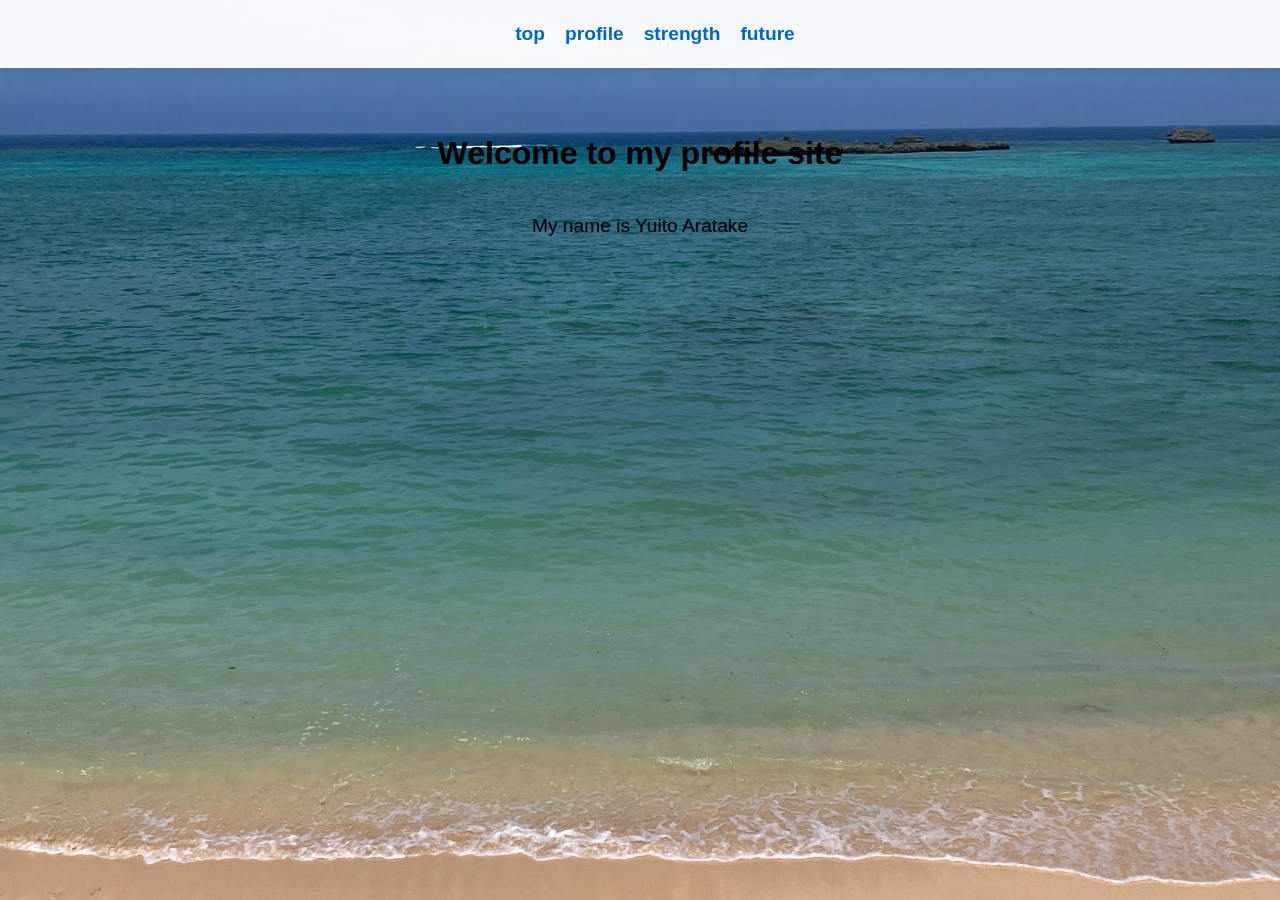
<file: index.html>
<!DOCTYPE html>
<html lang="ja">
<head>
  <meta charset="UTF-8" />
  <meta name="viewport" content="width=device-width, initial-scale=1.0" />
  <title>自己紹介サイト</title>
  <link rel="stylesheet" href="style.css" />
</head>
<body class="background-image">
  <header class="site-header">
    <a href="index.html">top</a>
    <a href="career.html">profile</a>
    <a href="about.html">strength
    <a href="future.html">future</a>
  </header>

  <main>
    <h1>Welcome to my profile site</h1>
    <p>My name is Yuito Aratake</p>
  </main>
</body>
</html>
</file>
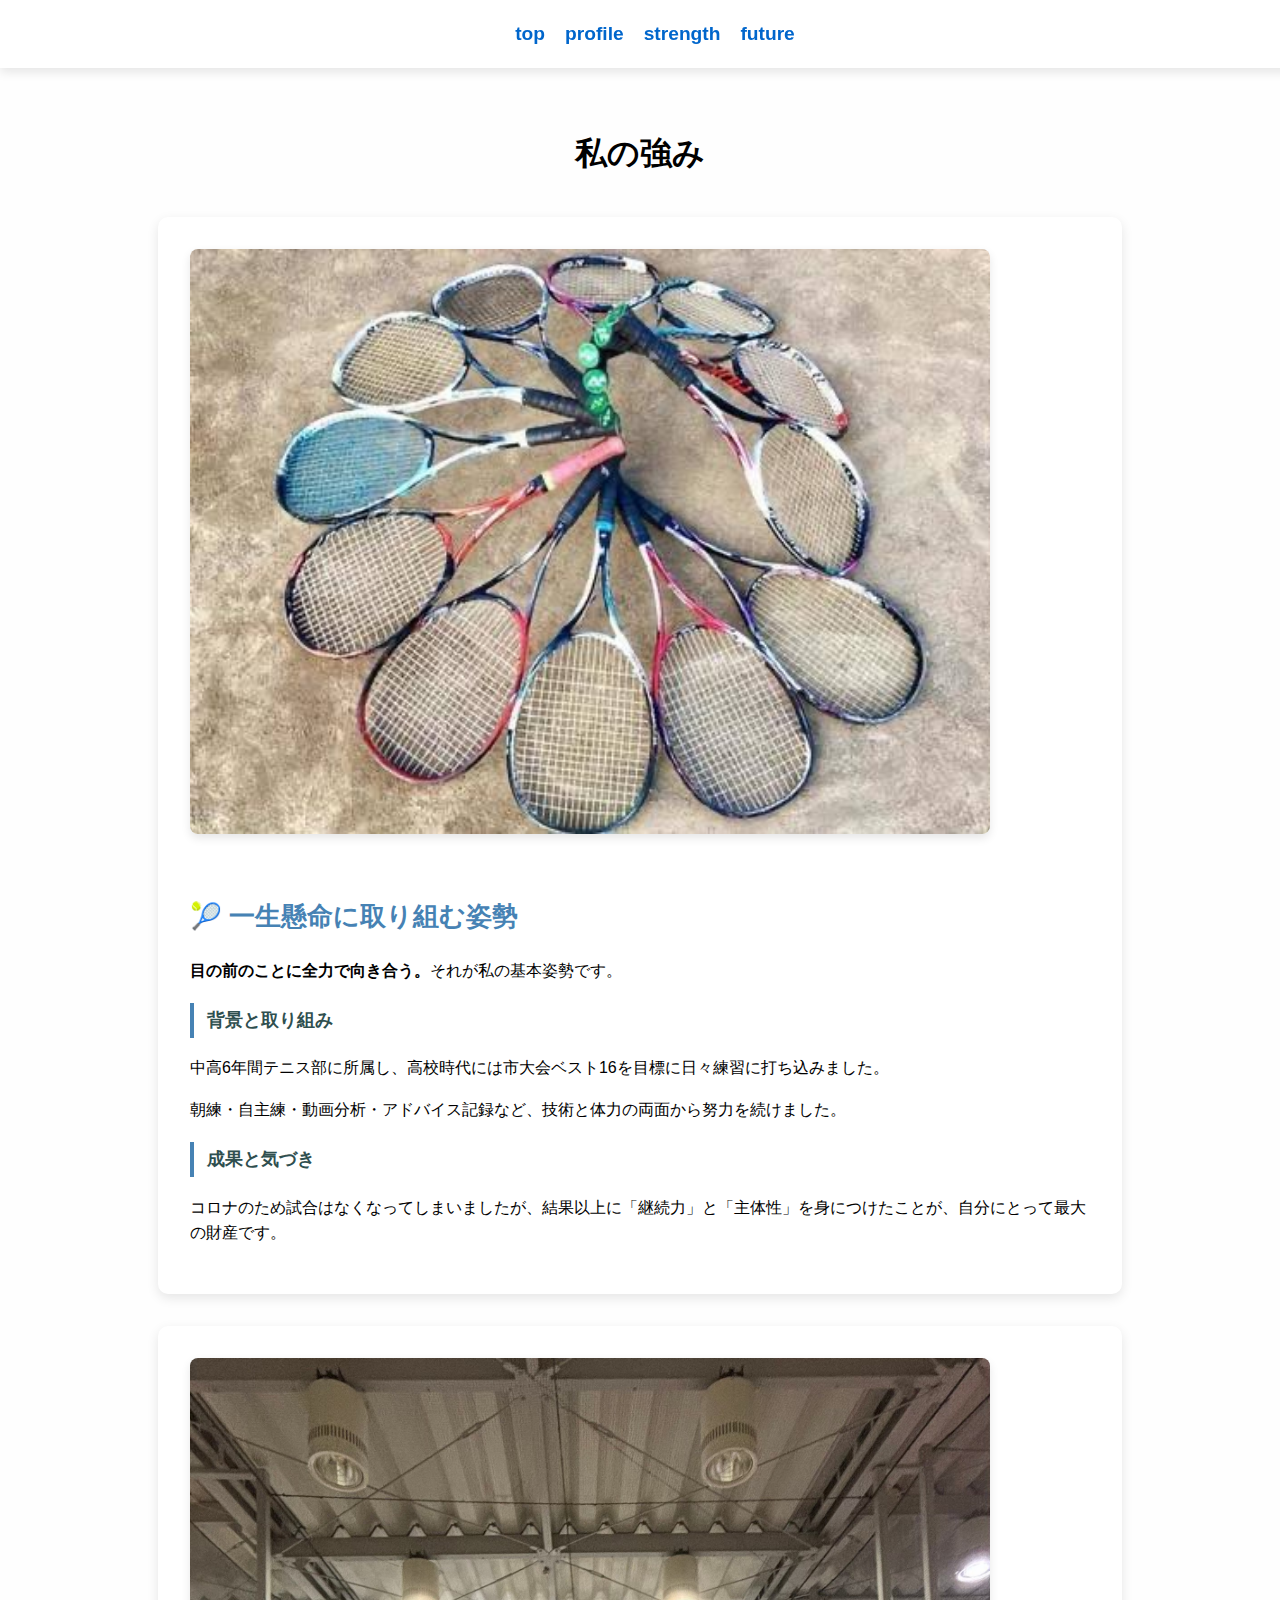
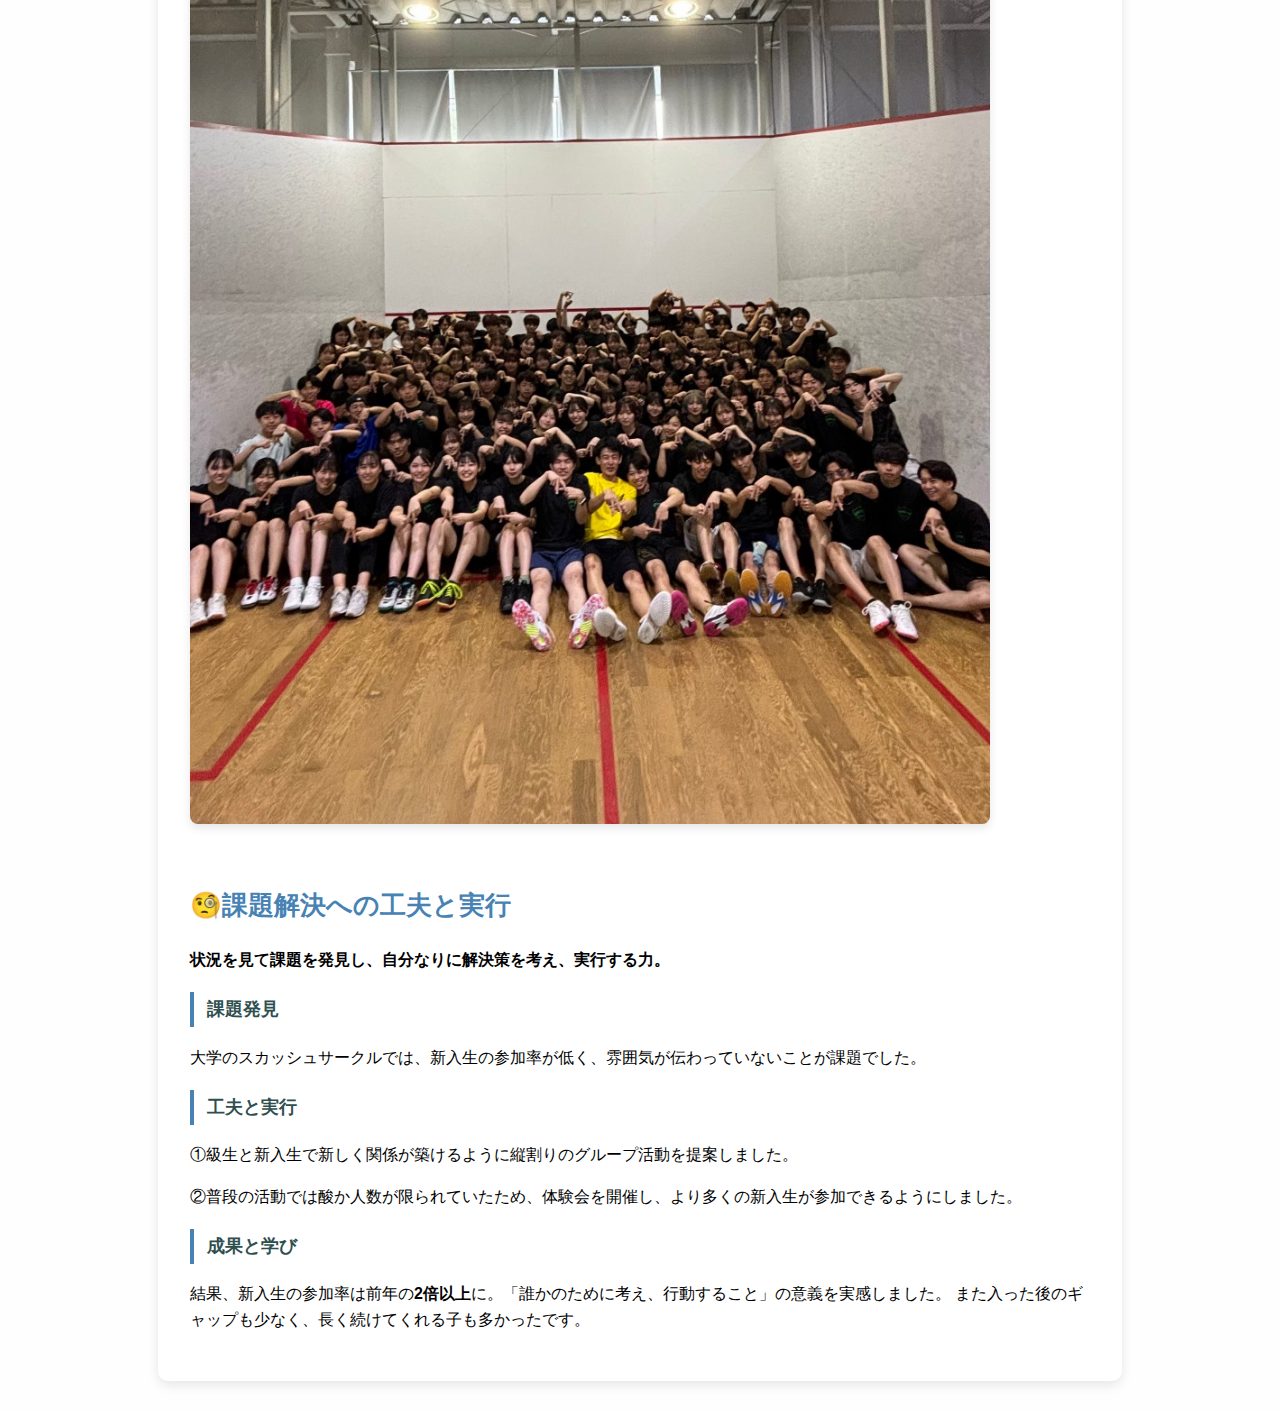
<file: about.html>
<!DOCTYPE html>
<html lang="ja">
<head>
  <meta charset="UTF-8" />
  <meta name="viewport" content="width=device-width, initial-scale=1.0" />
  <title>私の強み</title>
  <link rel="stylesheet" href="style.css" />
</head>
<body>
  <header class="site-header">
    <a href="index.html">top</a>
    <a href="career.html">profile</a>
    <a href="about.html">strength</a>
    <a href="future.html">future</a>
  </header>

  <main class="content">
    <h1> 私の強み</h1>

    <section class="activity-card">
      <img src="IMG_0026.jpeg" alt="テニス部の写真" class="activity-photo" />
      <h2>🎾 一生懸命に取り組む姿勢</h2>
      <p><strong>目の前のことに全力で向き合う。</strong>それが私の基本姿勢です。</p>

      <h3> 背景と取り組み</h3>
      <p>中高6年間テニス部に所属し、高校時代には市大会ベスト16を目標に日々練習に打ち込みました。</p>
      <p>朝練・自主練・動画分析・アドバイス記録など、技術と体力の両面から努力を続けました。</p>

      <h3> 成果と気づき</h3>
      <p>コロナのため試合はなくなってしまいましたが、結果以上に「継続力」と「主体性」を身につけたことが、自分にとって最大の財産です。</p>
    </section>

    <section class="activity-card">
      <img src="IMG_0027.jpeg" alt="サークル活動の写真" class="activity-photo" />
      <h2> 🧐課題解決への工夫と実行</h2>
      <p><strong>状況を見て課題を発見し、自分なりに解決策を考え、実行する力。</strong></p>

      <h3> 課題発見</h3>
      <p>大学のスカッシュサークルでは、新入生の参加率が低く、雰囲気が伝わっていないことが課題でした。</p>

      <h3> 工夫と実行</h3>
      <p>①級生と新入生で新しく関係が築けるように縦割りのグループ活動を提案しました。</p>
      <p>②普段の活動では酸か人数が限られていたため、体験会を開催し、より多くの新入生が参加できるようにしました。</p>


      <h3> 成果と学び</h3>
      <p>結果、新入生の参加率は前年の<strong>2倍以上</strong>に。「誰かのために考え、行動すること」の意義を実感しました。
      また入った後のギャップも少なく、長く続けてくれる子も多かったです。</p>
    </section>
  </main>
</body>
</html>
</file>
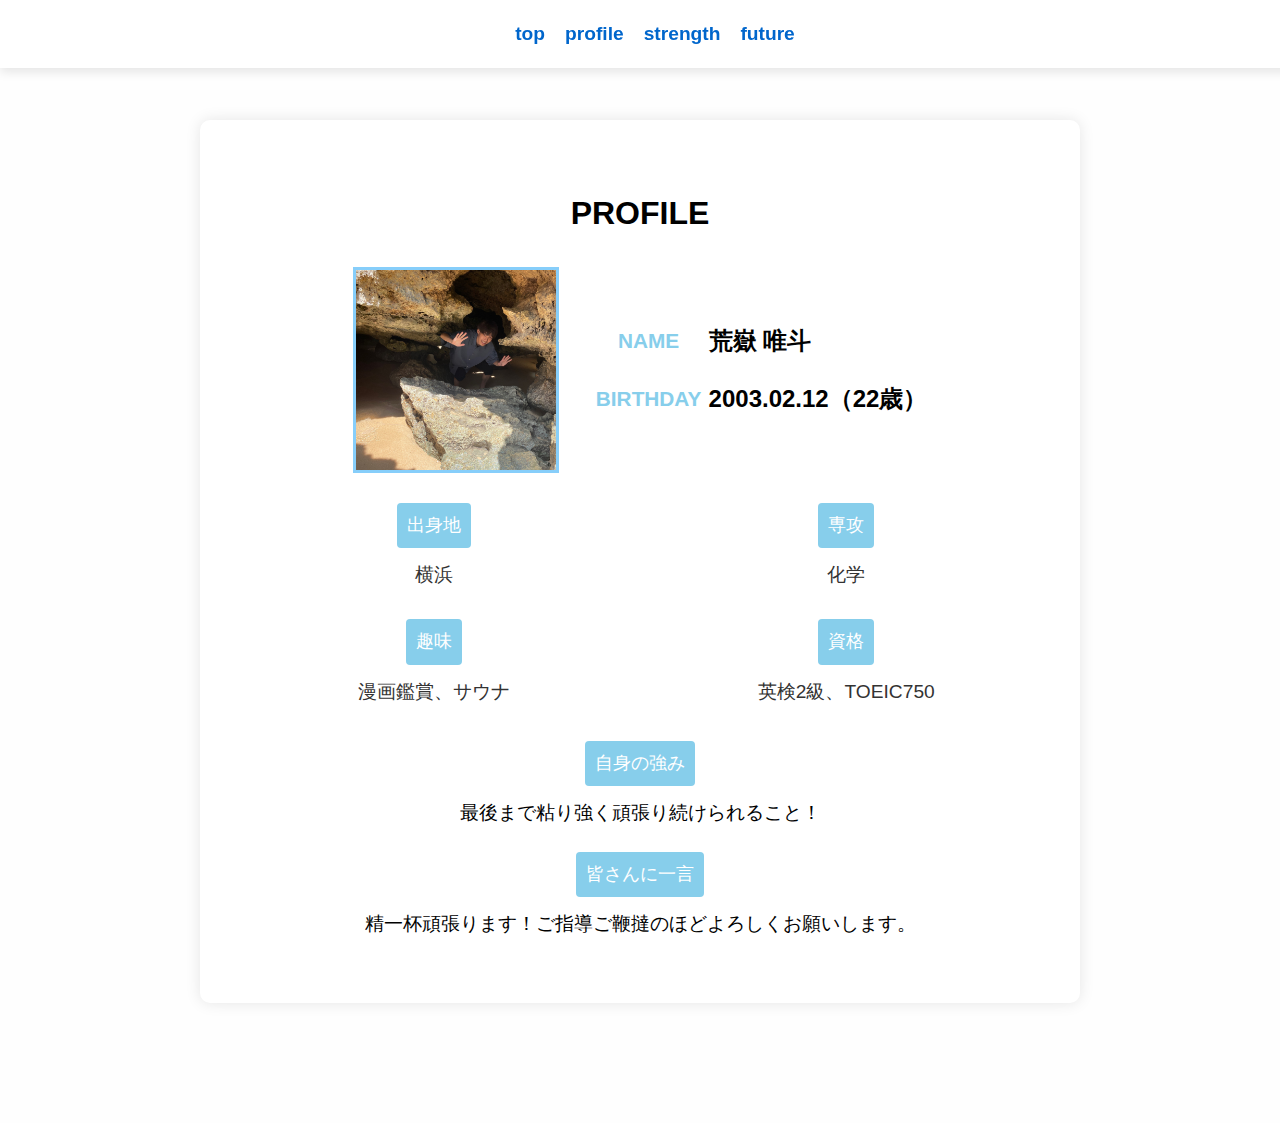
<file: career.html>
<!DOCTYPE html>
<html lang="ja">
<head>
  <meta charset="UTF-8" />
  <meta name="viewport" content="width=device-width, initial-scale=1.0" />
  <title>プロフィール</title>
  <link rel="stylesheet" href="style.css" />
</head>
<body>
  <header class="site-header">
    <a href="index.html">top</a>
    <a href="career.html">profile</a>
    <a href="about.html">strength
    <a href="future.html">future</a>
  </header>

  <main class="profile-card">
    <h1>PROFILE</h1>
    <div class="top-section">
      <img src="IMG_3206.jpeg" alt="プロフィール画像" class="profile-photo" />
      <div class="basic-info">
        <p><span class="toi">NAME</span><span class="kihon">荒嶽 唯斗</span></p>
        <p><span class="toi">BIRTHDAY</span><span class="kihon">2003.02.12（22歳）</span></p>
      </div>
    </div>

    <div class="info-grid">
      <div><span>出身地</span><br />横浜</div>
      <div><span>専攻</span><br />化学</div>
      <div><span>趣味</span><br />漫画鑑賞、サウナ</div>
      <div><span>資格</span><br />英検2級、TOEIC750</div>
    </div>

    <div class="long-text">
      <p><span>自身の強み</span><br />
        最後まで粘り強く頑張り続けられること！
      </p>
      <p><span>皆さんに一言</span><br />
        精一杯頑張ります！ご指導ご鞭撻のほどよろしくお願いします。
      </p>
    </div>
  </main>
</body>
</html>
</file>
<file: style.css>
/* ベース設定 */
body {
  margin: 0;
  padding: 0;
  font-family: 'Zen Maru Gothic', sans-serif;
  color: #333;
  background-color: #fefefe;
  line-height: 2;
  text-align: center;
}

/* 背景画像があるページ用 */
.background-image {
  background-image: url('IMG_4284.jpeg');
  background-size: cover;
  background-position: center;
  background-repeat: no-repeat;
  background-attachment: fixed;
}

/* ヘッダー固定 */
.site-header {
  position: fixed;
  top: 0;
  width: 100%;
  display: flex;
  justify-content: center;
  gap: 20px;
  background-color: rgba(255, 255, 255, 0.95);
  padding: 15px;
  box-shadow: 0 4px 10px rgba(0, 0, 0, 0.1);
  z-index: 1000;
}

.site-header a {
  text-decoration: none;
  color: #0066cc;
  font-weight: bold;
  font-size: 1.2rem;
}

/* コンテンツ基本余白 */
main, .content, .profile-card {
  padding-top: 100px;
  padding-left: 1rem;
  padding-right: 1rem;
}

/* index ページ */
h1 {
  font-size: 2rem;
  color: black;
}

p {
  font-size: 1.2rem;
  color: black;
}

/* プロフィールカード */
.profile-card {
  max-width: 800px;
  margin: 120px auto;
  padding: 40px;
  background-color: white;
  box-shadow: 0 0 15px rgba(0, 0, 0, 0.1);
  border-radius: 10px;
}

.profile-photo {
  width: 200px;
  height: 200px;
  object-fit: cover;
  border: 3px solid lightskyblue;
}

.top-section {
  display: flex;
  align-items: center;
  gap: 30px;
  flex-wrap: wrap;
  justify-content: center;
}

.basic-info p {
  display: flex;
  align-items: center;
  margin: 10px 0;
  font-size: 1.2rem;
}

.kihon {
  font-size: 1.5rem;
  font-weight: bold;
  color: black;
}

.toi {
  font-weight: bold;
  color: skyblue;
  font-size: 1.3rem;
  display: inline-block;
  width: 120px;
}

.info-grid {
  display: grid;
  grid-template-columns: 1fr 1fr;
  gap: 25px;
  margin: 30px 0;
  font-size: 1.2rem;
}

.info-grid span,
.long-text span {
  display: inline-block;
  background-color: skyblue;
  color: white;
  padding: 5px 10px;
  font-size: 1.1rem;
  border-radius: 4px;
  margin-bottom: 8px;
}

.long-text {
  font-size: 1.2rem;
}

/* 強みカード型セクション */
.activity-card {
  background-color: #fff;
  border-radius: 10px;
  box-shadow: 0 4px 12px rgba(0,0,0,0.1);
  padding: 2rem;
  margin: 2rem auto;
  max-width: 900px;
  text-align: left;
}

.activity-card h2 {
  font-size: 1.6rem;
  color: #4682b4;
  margin-bottom: 1rem;
}

.activity-card h3 {
  font-size: 1.1rem;
  margin-top: 1.2rem;
  color: #2f4f4f;
  border-left: 4px solid #4682b4;
  padding-left: 0.8rem;
}

.activity-card p {
  font-size: 1rem;
  margin: 0.5rem 0 1rem;
  line-height: 1.6;
}

/* セクション画像 */
.activity-photo {
  width: 100%;
  max-width: 800px;
  border-radius: 8px;
  margin-bottom: 1.5rem;
  object-fit: cover;
  box-shadow: 0 4px 10px rgba(0,0,0,0.1);
}

/* チャートコンテナ */
.chart-container {
  display: flex;
  align-items: center;
  justify-content: center;
  flex-wrap: wrap;
  gap: 30px;
  margin: 40px 0;
}

.chart-section {
  text-align: center;
}

.chart-section h2 {
  font-size: 2rem;
  margin-bottom: 10px;
}

.chart-comment {
  margin-top: 10px;
  font-size: 1.2rem;
  max-width: 300px;
  margin-left: auto;
  margin-right: auto;
  font-style: italic;
}

.arrow {
  font-size: 3rem;
  color:#0066cc;
}

.goal-section, .future-section {
  padding: 30px;
  margin-top: 60px;
}

.goal-section h2, .future-section h2 {
  color: skyblue;
  font-size: 1.8rem;
}

.goal-text, .future-text {
  font-size: 1.2rem;
  line-height: 1.8;
  color: black;
  margin-bottom: 1.5em;
}

/* スマホ対応 */
@media (max-width: 768px) {
  .site-header {
    flex-wrap: wrap;
    padding: 10px;
  }

  .profile-card {
    padding: 20px;
    margin-top: 120px;
  }

  .top-section {
    flex-direction: column;
  }

  .basic-info {
    text-align: center;
  }

  .profile-photo {
    width: 140px;
    height: 140px;
  }

  .info-grid {
    grid-template-columns: 1fr;
  }

  .activity-card {
    padding: 1.2rem;
  }

  h1 {
    font-size: 1.5rem;
  }

  h2 {
    font-size: 1.3rem;
  }

  p {
    font-size: 1rem;
  }
  #like-button {
  background-color: #4CAF50;
  color: white;
  padding: 10px 20px;
  font-size: 16px;
  border: none;
  border-radius: 8px;
  cursor: pointer;
  transition: background-color 0.3s ease, transform 0.2s ease;
}

#like-button:hover {
  background-color: #45a049;
  transform: scale(1.05);
}

#like-button.liked {
  background-color: gray;
  cursor: default;
}
}
</file>
